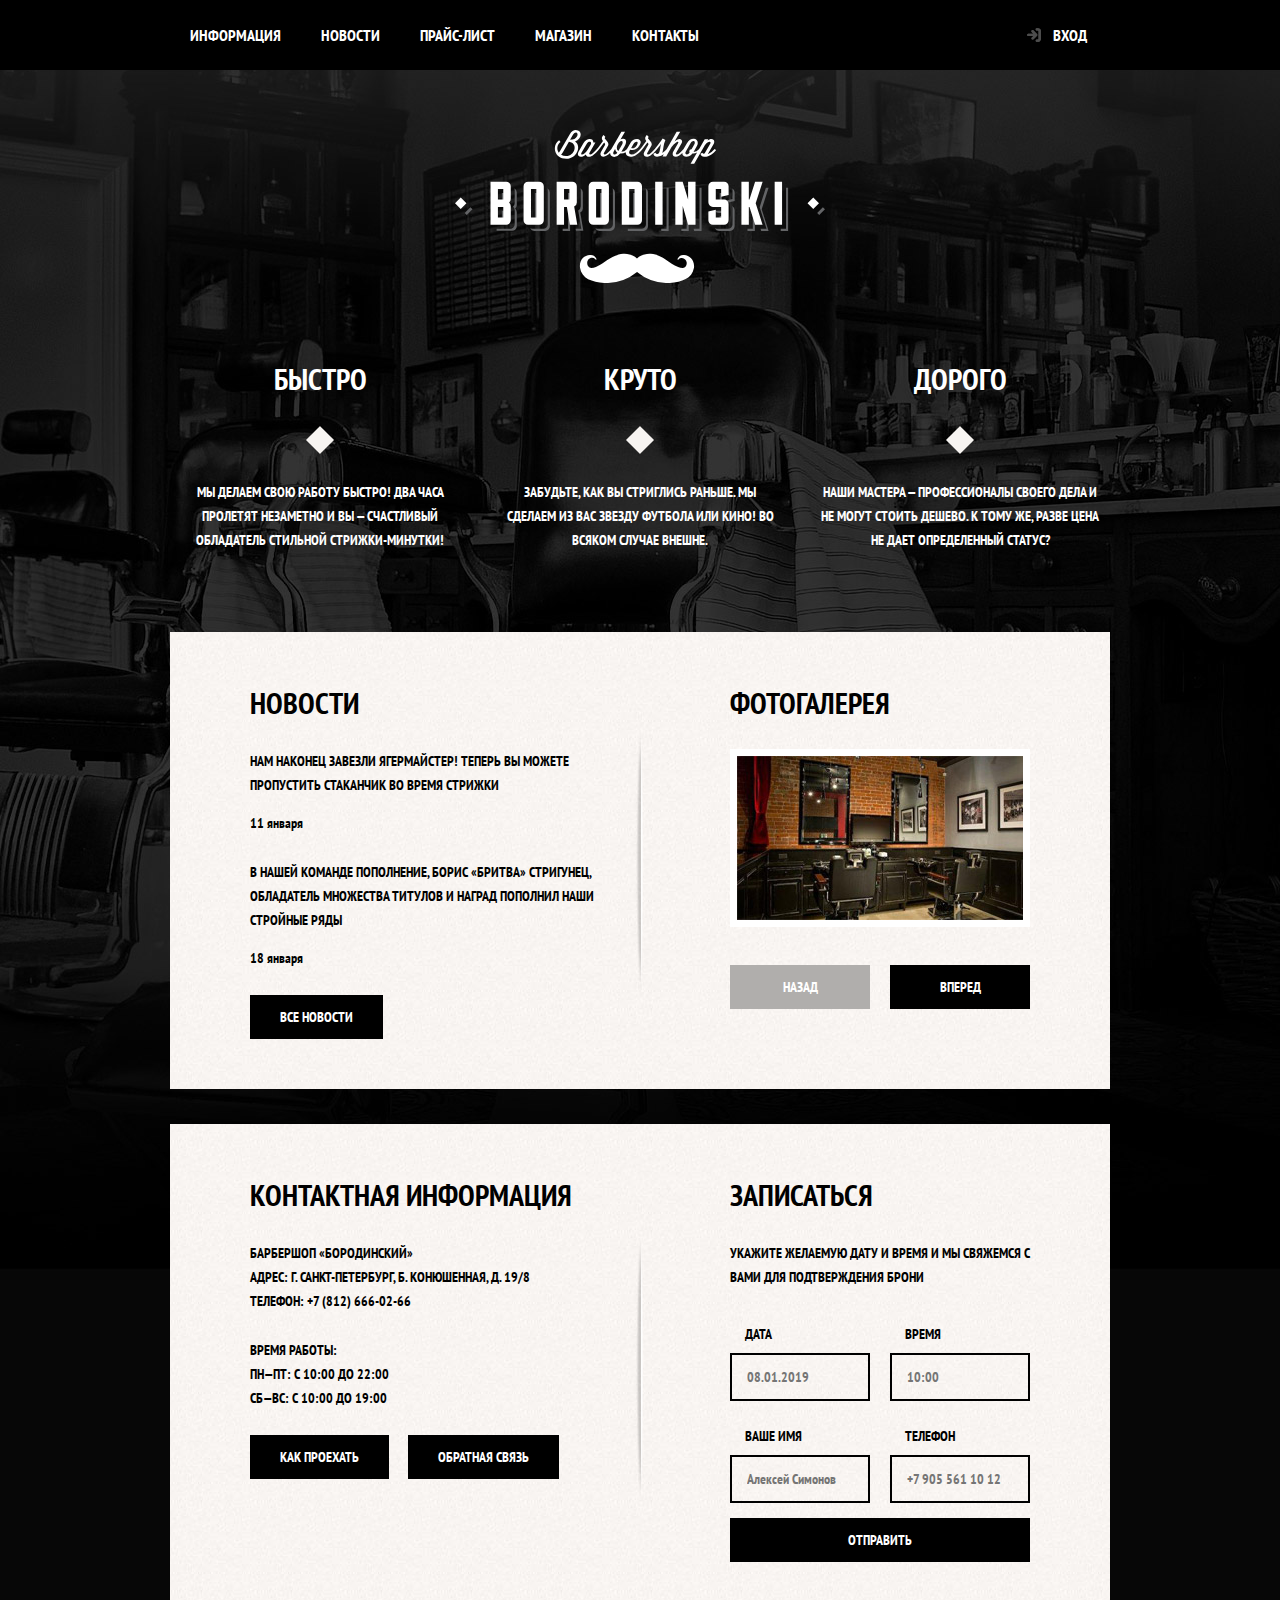
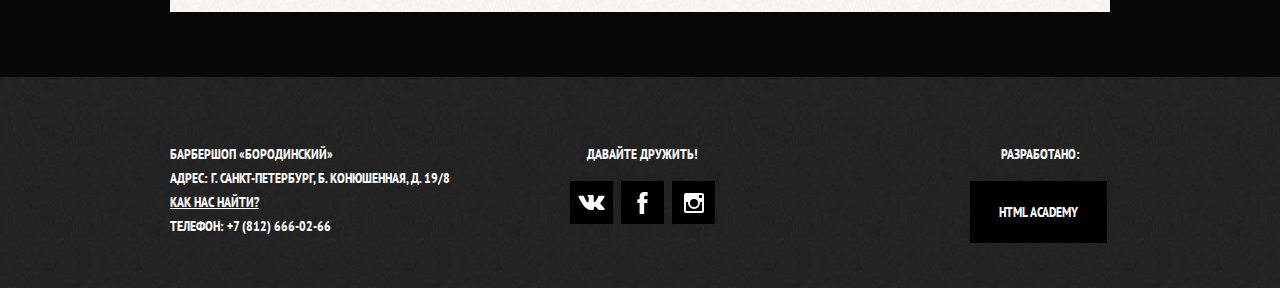
<file: index.html>
<!DOCTYPE html>
<html lang="ru">
<head>
    <meta charset="UTF-8">
    <meta name="description" content="Borodinsky Barbershop">
    <meta name="keywords" content="Барбершоп Бородинский, борода, стрижка, стрижка бороды">
    <title>Borodinsky Barbershop</title>
    <link href="https://fonts.googleapis.com/css?family=PT+Sans+Narrow:400,700&amp;subset=cyrillic" rel="stylesheet">
    <link rel="stylesheet" href="css/normolize.css">
    <link rel="stylesheet" href="css/style.min.css">
</head>
<body>
  <header class="main-header">
    <nav class="main-navigation">
      <div class="main-logo">
        <img src="img/index-logo.svg" alt="Barbershop main logo" width="370px" height="153px">
      </div>
      <div class="main-navigation-wrapper">
        <div class="container">
          <ul class="site-navigation">
            <li class="site-navigation-item"><a href="#information">Информация</a></li>
            <li class="site-navigation-item"><a href="news.html">Новости</a></li>
            <li class="site-navigation-item"><a href="price.html">Прайс-лист</a></li>
            <li class="site-navigation-item"><a href="shop.html">Магазин</a></li>
            <li class="site-navigation-item"><a href="">Контакты</a></li>
          </ul>
          <ul class="user-navigation">
            <li class="user-navigation-item">
              <a class="login-link" href="#">Вход</a>
            </li>
          </ul>
        </div>
      </div>
    </nav>
  </header>
  <main class="container">
    <h1 class="visually-hidden">Барбершоп "Borodinsky"</h1>
    <section class="advantages">
      <h2 class="visually-hidden">Преимущества</h2>
      <ul class="advantages-list">
        <li class="advantages-item">
          <h3>Быстро</h3>
          <p>Мы делаем свою работу быстро! Два часа пролетят незаметно и вы — счастливый обладатель стильной стрижки-минутки!</p>
        </li>
        <li class="advantages-item">
          <h3>Круто</h3>
          <p>Забудьте, как вы стриглись раньше. Мы сделаем из вас звезду футбола или кино! Во всяком случае внешне.</p>
        </li>
        <li class="advantages-item">
          <h3>Дорого</h3>
          <p>Наши мастера — профессионалы своего дела и не могут стоить дешево. К тому же, разве цена не дает определенный статус?</p>
        </li>
      </ul>
    </section>
    <div class="index-columns">
      <section class="news">
        <h2>Новости</h2>
        <ul class="news-list">
          <li class="news-item">
            <p>Нам наконец завезли Ягермайстер! Теперь вы можете пропустить стаканчик во время стрижки</p>
            <time datetime="2019-01-11">11 января</time>
          </li>
          <li class="news-item">
            <p>В нашей команде пополнение, Борис «Бритва» Стригунец, обладатель множества титулов и наград пополнил наши стройные ряды</p>
            <time datetime="2019-01-18">18 января</time>
          </li>
        </ul>
        <a class="button" href="news.html">Все новости</a>
      </section>
      <section class="gallery">
        <h2>Фотогалерея</h2>
        <div class="gallery-container">
          <figure class="gallery-content">
            <a href="#"><img src="img/gallery cut.jpg" alt="Интерьер" width="286px" height="164px"></a>
          </figure>
          <button class="button gallery-button button-gallery-back" disabled>Назад</button>
          <button class="button gallery-button button-gallery-next">Вперед</button>
        </div>
      </section>
    </div>
    <div class="index-columns">
      <section class="contacts" id="information">
        <h2>Контактная информация</h2>
        <p>
          Барбершоп «Бородинский»<br>
          Адрес: г. Санкт-Петербург, Б. Конюшенная, д. 19/8<br>
          Телефон: +7 (812) 666-02-66
        </p>
        <p>
          Время работы:<br>
          пн—пт: с 10:00 до 22:00<br>
          сб—вс: с 10:00 до 19:00
        </p>
        <a href="map.html" class="button">Как проехать</a>
        <a href="contacts.html" class="button">Обратная связь</a>
      </section>
      <section class="appoinment">
        <h2>Записаться</h2>
        <p class="appoinment-info-title">Укажите желаемую дату и время и мы свяжемся с вами для подтверждения брони</p>
        <form class="appoinment-form" action="https:/echo.htmlacademy.ru" method="POST">
          <p class="appoinment-info">
            <label for="appoinment-date">Дата</label>
            <input type="text" id="appoinment-date" placeholder="08.01.2019" name="date">
          </p>
          <p class="appoinment-info">
            <label for="appoinment-time">Время</label>
            <input type="text" id="appoinment-time" placeholder="10:00" name="time">
          </p>
          <p class="appoinment-info">
            <label for="appoinment-name">Ваше имя</label>
            <input type="text" id="appoinment-name" placeholder="Алексей Симонов" name="name">
          </p>
          <p class="appoinment-info">
            <label for="appoinment-tel">Телефон</label>
            <input type="tel" id="appoinment-tel" placeholder="+7 905 561 10 12" name="tel">
          </p>
          <button class="button appoinment-button" type="submit">Отправить</button>
        </form>
      </section>
    </div>
  </main>
  <footer class="main-footer">
    <div class="container">
      <p class="footer-contacts">
        Барбершоп «Бородинский» <br>
        Адрес: г. Санкт-Петербург, Б. Конюшенная, д. 19/8 <br>
        <a href="map.html">Как нас найти?</a><br>
        Телефон: +7 (812) 666-02-66
      </p>
      <div class="footer-social">
        <b>Давайте дружить!</b>
        <ul class="social-list">
          <li class="social-item">
            <a class="social-button" href="https://vk.com">
              <span class="visually-hidden">Vkontakte</span>
              <svg xmlns="http://www.w3.org/2000/svg" width="27" height="15" viewBox="0 0 26.14 14.91"><path d="M26 13.47l-.09-.17a13.55 13.55 0 0 0-2.6-3q-.87-.83-1.1-1.12A1 1 0 0 1 22 8a10.27 10.27 0 0 1 1.22-1.78l.88-1.16q2.35-3.13 2-4L26 .94a.8.8 0 0 0-.4-.22 2.14 2.14 0 0 0-.87 0h-3.92a.51.51 0 0 0-.27 0h-.3a.6.6 0 0 0-.15.14.93.93 0 0 0-.14.24 22.22 22.22 0 0 1-1.46 3.06q-.5.84-.93 1.46a7 7 0 0 1-.71.91 4.94 4.94 0 0 1-.52.47q-.23.18-.35.15l-.23-.05a.9.9 0 0 1-.31-.33 1.49 1.49 0 0 1-.16-.53V1.6a3.14 3.14 0 0 0 0-.62 2.12 2.12 0 0 0-.14-.44.73.73 0 0 0-.28-.33 1.57 1.57 0 0 0-.46-.18A9 9 0 0 0 12.57 0a8.93 8.93 0 0 0-3.25.33 1.83 1.83 0 0 0-.52.41q-.25.3-.07.33a1.67 1.67 0 0 1 1.16.59l.08.16a2.6 2.6 0 0 1 .19.63 6.32 6.32 0 0 1 .12 1 10.59 10.59 0 0 1 0 1.7q-.07.71-.13 1.1a2.21 2.21 0 0 1-.18.64 2.69 2.69 0 0 1-.16.3l-.07.07a1 1 0 0 1-.37.07.86.86 0 0 1-.46-.19 3.27 3.27 0 0 1-.56-.52 7 7 0 0 1-.66-.93q-.37-.6-.76-1.42l-.22-.39q-.2-.38-.56-1.11t-.62-1.43A.9.9 0 0 0 5.2.9h-.07a.93.93 0 0 0-.22-.16A1.44 1.44 0 0 0 4.6.65L.87.68A1 1 0 0 0 .1.94L0 1a.44.44 0 0 0 0 .22 1.08 1.08 0 0 0 .08.37Q.9 3.53 1.86 5.31t1.66 2.87Q4.23 9.27 5 10.24t1 1.24l.37.41.34.33a8.06 8.06 0 0 0 1 .78 16.34 16.34 0 0 0 1.4.9 7.6 7.6 0 0 0 1.79.72 6.19 6.19 0 0 0 2 .22h1.57a1.08 1.08 0 0 0 .72-.3l.05-.07a.9.9 0 0 0 .1-.25 1.38 1.38 0 0 0 0-.37 4.48 4.48 0 0 1 .09-1.05 2.77 2.77 0 0 1 .23-.71 1.74 1.74 0 0 1 .29-.4 1.19 1.19 0 0 1 .23-.2h.11a.86.86 0 0 1 .77.21 4.52 4.52 0 0 1 .83.79q.39.47.93 1.05a6.41 6.41 0 0 0 1 .87l.27.16a3.31 3.31 0 0 0 .71.3 1.53 1.53 0 0 0 .76.07l3.48-.05a1.58 1.58 0 0 0 .8-.17.68.68 0 0 0 .34-.37 1.06 1.06 0 0 0 0-.46 1.71 1.71 0 0 0-.1-.36z" fill="#fff"/></svg>
            </a>
          </li>
          <li class="social-item">
            <a class="social-button" href="https://www.facebook.com">
              <span class="visually-hidden">Facebook</span>
              <svg xmlns="http://www.w3.org/2000/svg" width="19" height="22" viewBox="0 0 10.15 21.74"><path d="M3.34 1.12A4.77 4.77 0 0 1 6.53 0h3.61v3.81H7.81a1.07 1.07 0 0 0-1.09.83v2.55h3.42c-.08 1.23-.24 2.45-.41 3.67h-3v10.87H2.21V10.86H0V7.21h2.19V3.66a3.83 3.83 0 0 1 1.15-2.54z" fill="#fff"/></svg>
            </a>
          </li>
          <li class="social-item">
            <a class="social-button" href="https://www.instagram.com">
              <span class="visually-hidden">Instagram</span>
              <svg xmlns="http://www.w3.org/2000/svg" width="20" height="20" viewBox="0 0 20 20"><path d="M18 0H2a2 2 0 0 0-2 2v16a2 2 0 0 0 2 2h16a2 2 0 0 0 2-2V2a2 2 0 0 0-2-2zm-8 6a4 4 0 1 1-4 4 4 4 0 0 1 4-4zM2.5 18a.47.47 0 0 1-.5-.5V9h2.1a3.4 3.4 0 0 0-.1 1 6 6 0 1 0 12 0 3.4 3.4 0 0 0-.1-1H18v8.5a.47.47 0 0 1-.5.5zM18 4.5a.47.47 0 0 1-.5.5h-2a.47.47 0 0 1-.5-.5v-2a.47.47 0 0 1 .5-.5h2a.47.47 0 0 1 .5.5z" fill="#fff"/></svg>
            </a>
          </li>
        </ul>
      </div>
      <div class="footer-copyright">
        <b>Разработано:</b>
        <a href="https://htmlacademy.ru/" class="button link-html-academy">HTML ACADEMY</a>
      </div>
    </div>
  </footer>
  <section class="modal login-modal">
    <h2>Личный кабинет</h2>
    <p class="description">Введите пожайлуста свой логин и пароль</p>
    <form class="login-form" action="https:/echo.htmlacademy.ru" method="POST">
      <p>
        <label for="login-login" class="visually-hidden">Логин</label>
        <input type="text" class="login-icon" id="login-login" name=login placeholder="Логин">
      </p>
      <p>
        <label for="login-password" class="visually-hidden">Пароль</label>
        <input type="password" class="login-password" id="login-password" name="password" placeholder="Пароль">
      </p>
      <p class="login-remember-reset">
        <label class="login-checkbox">
          <input class="visually-hidden" type="checkbox" name="remember-me" id="login-remember" checked>
          <span class="remember-checkbox"></span>
          Запомните меня
        </label>
        <a class="login-restore" href="#">Я забыл пароль!</a>
      </p>
      <button class="button login-button" type="submit">Войти</button>
    </form>
    <button class="modal-close" type="button">Закрыть</button>
  </section>
  <section class="modal modal-map">
    <h2 class="visually-hidden">Как до нас добраться</h2>
    <p>
      <img src="img/map.jpg" alt="г. Санкт-Петербург, Б. Конюшенная, д. 19/8" width="766" height="560">
    </p>
    <button class="modal-close" type="button">Закрыть</button>
  </section>
  <!--<div class="modal-overlay"></div>-->
</body>
</html>
</file>
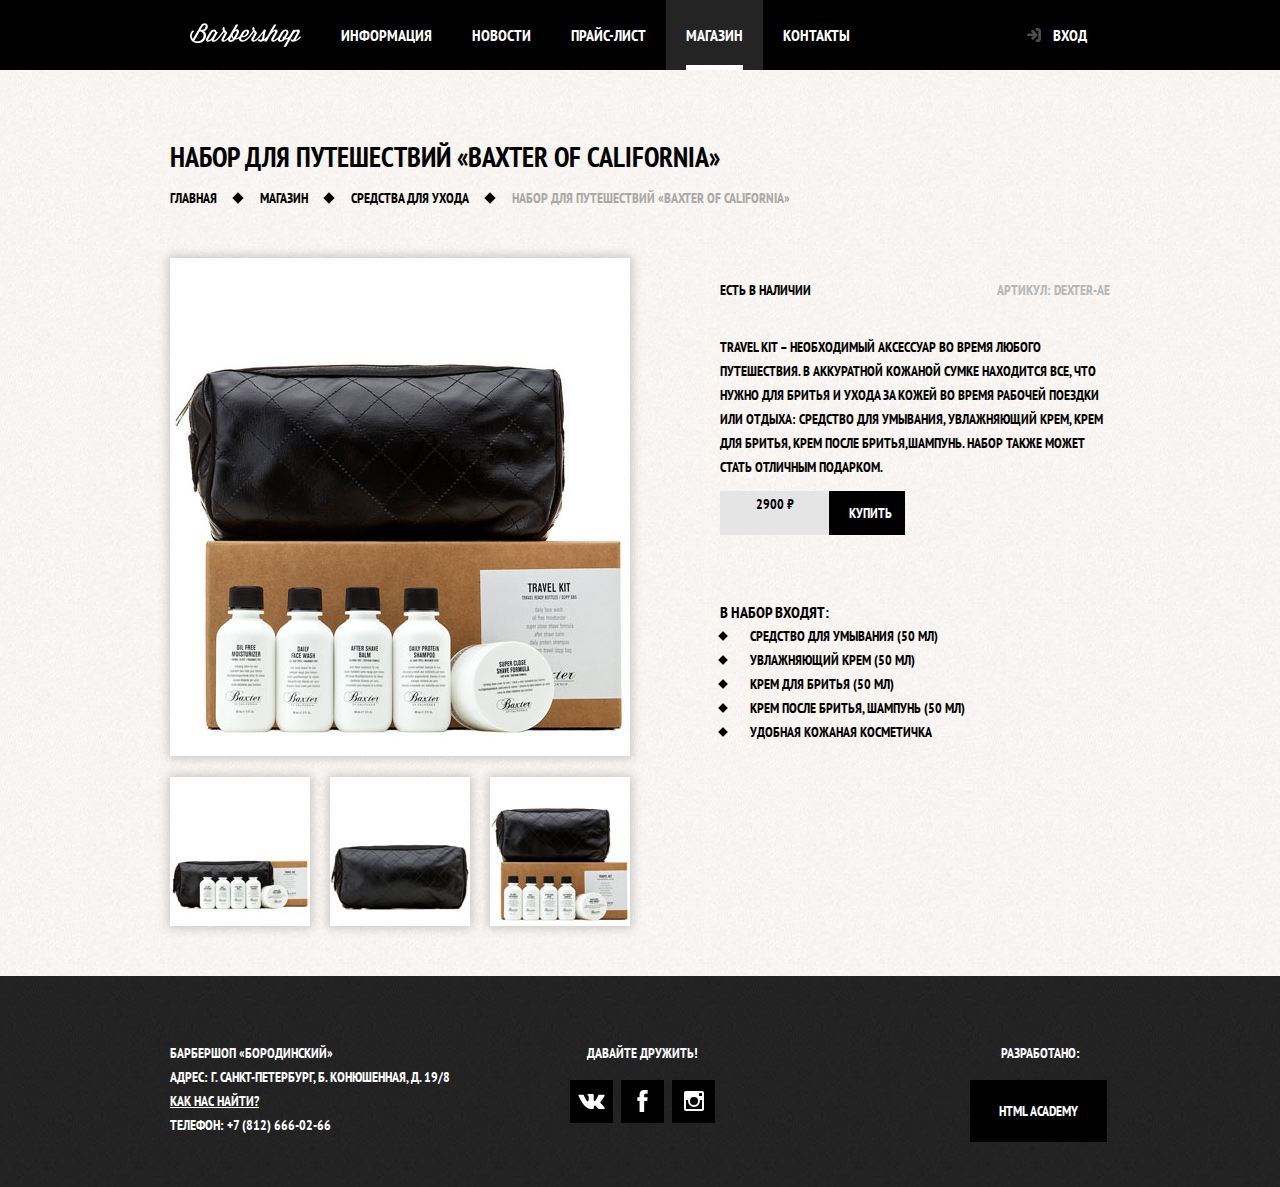
<file: item.html>
<!DOCTYPE html>
<html lang="en">
<head>
  <meta charset="UTF-8">
  <meta name="description" content="Borodinsky Barbershop">
  <meta name="keywords" content="Барбершоп Бородинский, борода, стрижка, стрижка бороды">
  <title>Набор Baxter of California</title>
  <link href="https://fonts.googleapis.com/css?family=PT+Sans+Narrow:400,700&amp;subset=cyrillic" rel="stylesheet">
  <link rel="stylesheet" href="css/normolize.css">
  <link rel="stylesheet" href="css/style.min.css">
</head>
<body class="inner-page">
  <header class="main-header">
    <nav class="main-navigation">
      <div class="container">
        <a class="main-logo" href="index.html">
          <img src="img/logo.svg" alt="Barbershop main logo" width="111px" height="24px">
        </a>
        <ul class="site-navigation">
          <li class="site-navigation-item"><a href="">Информация</a></li>
          <li class="site-navigation-item"><a href="news.html">Новости</a></li>
          <li class="site-navigation-item"><a href="price.html">Прайс-лист</a></li>
          <li class="site-navigation-item navigation-item-current"><a href="shop.html">Магазин</a></li>
          <li class="site-navigation-item"><a href="">Контакты</a></li>
        </ul>
        <ul class="user-navigation">
          <li class="user-navigation-item">
            <a class="login-link" href="">Вход</a>
          </li>
        </ul>
      </div>
    </nav>
  </header>
  <main class="container">
    
    <h1>Набор для путешествий «Baxter of California»</h1>
    <ul class="breadcrumbs">
      <li><a href="index.html">Главная</a></li>
      <li><a href="shop.html">Магазин</a></li>
      <li><a href="shop.html">Средства для    ухода</a></li>
      <li class="breadcrumbs-current">Набор для путешествий «Baxter of California»</li>
    </ul>
    <div class="catalog-columns">
      <section class="item-view">
        <div class="item-view-full">
          <img  src="img/item-1.jpg" alt="Набор для путешествий «Baxter of California»" width="460px" height="498px">
        </div>
        <ul class="item-detalization">
          <li>
            <img src="img/item-2.jpg" alt="Набор для путешествий «Baxter of California» Вид 1" width="140px" height="149px">
          </li>
          <li>
            <img src="img/item-3.jpg" alt="Набор для путешествий «Baxter of California» Вид 2" width="140px" height="149px">
          </li>
          <li>
            <img src="img/item-4.jpg" alt="Набор для путешествий «Baxter of California» Вид 3" width="140px" height="149px">
          </li>
        </ul>
      </section>
      <section class="item-description">
        <h2 class="visually-hidden">Описание набора «Baxter of California»</h2>
        <p class="item-info">
          <span class="presence">Есть в наличии</span>
          <span class="art">Артикул: dexter-ae</span>
        </p>
        <p class="description">
          Travel Kit – необходимый аксессуар во время любого путешествия. В аккуратной кожаной сумке находится все, что нужно для бритья и ухода за кожей во время рабочей поездки или отдыха: средство для умывания, увлажняющий крем, крем для бритья, крем после бритья,шампунь. Набор также может стать отличным подарком.
        </p>
        <p class="buy-item">
            <b>2900 &#8381</b>
            <a href="#" class="button">Купить</a>
        </p>
        <h3>В набор входят:</h3>
        <ul class="compose-list">
          <li class="compose-item">Средство для умывания (50 мл)</li>
          <li class="compose-item">Увлажняющий крем (50 мл)</li>
          <li class="compose-item">Крем для бритья (50 мл)</li>
          <li class="compose-item">Крем после бритья, шампунь (50 мл)</li>
          <li class="compose-item">Удобная кожаная косметичка</li>
        </ul>
      </section>
    </div>
  </main>
  <footer class="main-footer">
    <div class="container">
      <p class="footer-contacts">
        Барбершоп «Бородинский» <br>
        Адрес: г. Санкт-Петербург, Б. Конюшенная, д. 19/8 <br>
        <a href="map.html">Как нас найти?</a><br>
        Телефон: +7 (812) 666-02-66
      </p>
      <div class="footer-social">
        <b>Давайте дружить!</b>
        <ul class="social-list">
          <li class="social-item">
            <a class="social-button" href="https://vk.com">
              <span class="visually-hidden">Vkontakte</span>
              <svg xmlns="http://www.w3.org/2000/svg" width="27" height="15" viewBox="0 0 26.14 14.91"><path d="M26 13.47l-.09-.17a13.55 13.55 0 0 0-2.6-3q-.87-.83-1.1-1.12A1 1 0 0 1 22 8a10.27 10.27 0 0 1 1.22-1.78l.88-1.16q2.35-3.13 2-4L26 .94a.8.8 0 0 0-.4-.22 2.14 2.14 0 0 0-.87 0h-3.92a.51.51 0 0 0-.27 0h-.3a.6.6 0 0 0-.15.14.93.93 0 0 0-.14.24 22.22 22.22 0 0 1-1.46 3.06q-.5.84-.93 1.46a7 7 0 0 1-.71.91 4.94 4.94 0 0 1-.52.47q-.23.18-.35.15l-.23-.05a.9.9 0 0 1-.31-.33 1.49 1.49 0 0 1-.16-.53V1.6a3.14 3.14 0 0 0 0-.62 2.12 2.12 0 0 0-.14-.44.73.73 0 0 0-.28-.33 1.57 1.57 0 0 0-.46-.18A9 9 0 0 0 12.57 0a8.93 8.93 0 0 0-3.25.33 1.83 1.83 0 0 0-.52.41q-.25.3-.07.33a1.67 1.67 0 0 1 1.16.59l.08.16a2.6 2.6 0 0 1 .19.63 6.32 6.32 0 0 1 .12 1 10.59 10.59 0 0 1 0 1.7q-.07.71-.13 1.1a2.21 2.21 0 0 1-.18.64 2.69 2.69 0 0 1-.16.3l-.07.07a1 1 0 0 1-.37.07.86.86 0 0 1-.46-.19 3.27 3.27 0 0 1-.56-.52 7 7 0 0 1-.66-.93q-.37-.6-.76-1.42l-.22-.39q-.2-.38-.56-1.11t-.62-1.43A.9.9 0 0 0 5.2.9h-.07a.93.93 0 0 0-.22-.16A1.44 1.44 0 0 0 4.6.65L.87.68A1 1 0 0 0 .1.94L0 1a.44.44 0 0 0 0 .22 1.08 1.08 0 0 0 .08.37Q.9 3.53 1.86 5.31t1.66 2.87Q4.23 9.27 5 10.24t1 1.24l.37.41.34.33a8.06 8.06 0 0 0 1 .78 16.34 16.34 0 0 0 1.4.9 7.6 7.6 0 0 0 1.79.72 6.19 6.19 0 0 0 2 .22h1.57a1.08 1.08 0 0 0 .72-.3l.05-.07a.9.9 0 0 0 .1-.25 1.38 1.38 0 0 0 0-.37 4.48 4.48 0 0 1 .09-1.05 2.77 2.77 0 0 1 .23-.71 1.74 1.74 0 0 1 .29-.4 1.19 1.19 0 0 1 .23-.2h.11a.86.86 0 0 1 .77.21 4.52 4.52 0 0 1 .83.79q.39.47.93 1.05a6.41 6.41 0 0 0 1 .87l.27.16a3.31 3.31 0 0 0 .71.3 1.53 1.53 0 0 0 .76.07l3.48-.05a1.58 1.58 0 0 0 .8-.17.68.68 0 0 0 .34-.37 1.06 1.06 0 0 0 0-.46 1.71 1.71 0 0 0-.1-.36z" fill="#fff"/></svg>
            </a>
          </li>
          <li class="social-item">
            <a class="social-button" href="https://www.facebook.com">
              <span class="visually-hidden">Facebook</span>
              <svg xmlns="http://www.w3.org/2000/svg" width="19" height="22" viewBox="0 0 10.15 21.74"><path d="M3.34 1.12A4.77 4.77 0 0 1 6.53 0h3.61v3.81H7.81a1.07 1.07 0 0 0-1.09.83v2.55h3.42c-.08 1.23-.24 2.45-.41 3.67h-3v10.87H2.21V10.86H0V7.21h2.19V3.66a3.83 3.83 0 0 1 1.15-2.54z" fill="#fff"/></svg>
            </a>
          </li>
          <li class="social-item">
            <a class="social-button" href="https://www.instagram.com">
              <span class="visually-hidden">Instagram</span>
              <svg xmlns="http://www.w3.org/2000/svg" width="20" height="20" viewBox="0 0 20 20"><path d="M18 0H2a2 2 0 0 0-2 2v16a2 2 0 0 0 2 2h16a2 2 0 0 0 2-2V2a2 2 0 0 0-2-2zm-8 6a4 4 0 1 1-4 4 4 4 0 0 1 4-4zM2.5 18a.47.47 0 0 1-.5-.5V9h2.1a3.4 3.4 0 0 0-.1 1 6 6 0 1 0 12 0 3.4 3.4 0 0 0-.1-1H18v8.5a.47.47 0 0 1-.5.5zM18 4.5a.47.47 0 0 1-.5.5h-2a.47.47 0 0 1-.5-.5v-2a.47.47 0 0 1 .5-.5h2a.47.47 0 0 1 .5.5z" fill="#fff"/></svg>
            </a>
          </li>
        </ul>
      </div>
      <div class="footer-copyright">
        <b>Разработано:</b>
        <a href="https://htmlacademy.ru/" class="button link-html-academy">HTML ACADEMY</a>
      </div>
    </div>
  </footer>
  <section class="modal login-modal">
    <h2>Личный кабинет</h2>
    <p>Введите пожайлуста свой логин и пароль</p>
    <form class="login-form" action="https:/echo.htmlacademy.ru" method="POST">
      <p>
        <label for="login-login" class="visually-hidden">Логин</label>
        <input type="text" class="login-icon" id="login-login" name=login placeholder="Логин">
      </p>
      <p>
        <label for="login-password" class="visually-hidden">Пароль</label>
        <input type="password" class="login-icon" id="login-password" name="password" placeholder="Пароль">
      </p>
      <p class="login-remember-reset">
        <input class="checkbox visually-hidden" type="checkbox" name="remember-me" id="login-remember" checked>
        <label class="login-checkbox" for="login-remember">Запомните меня</label>
      </p>
        <a class="login-restore" href="#">Я забыл пароль!</a>
      <button class="button" type="submit">Войти</button>
    </form>
    <button class="modal-close" type="button">Закрыть</button>
  </section>
  <section class="modal modal-map">
    <h2 class="visually-hidden">Как до нас добраться</h2>
    <p>
      <img src="img/map.jpg" alt="г. Санкт-Петербург, Б. Конюшенная, д. 19/8" width="766" height="560">
    </p>
    <button class="modal-close" type="button">Закрыть</button>
  </section>
</body>
</html>
</file>
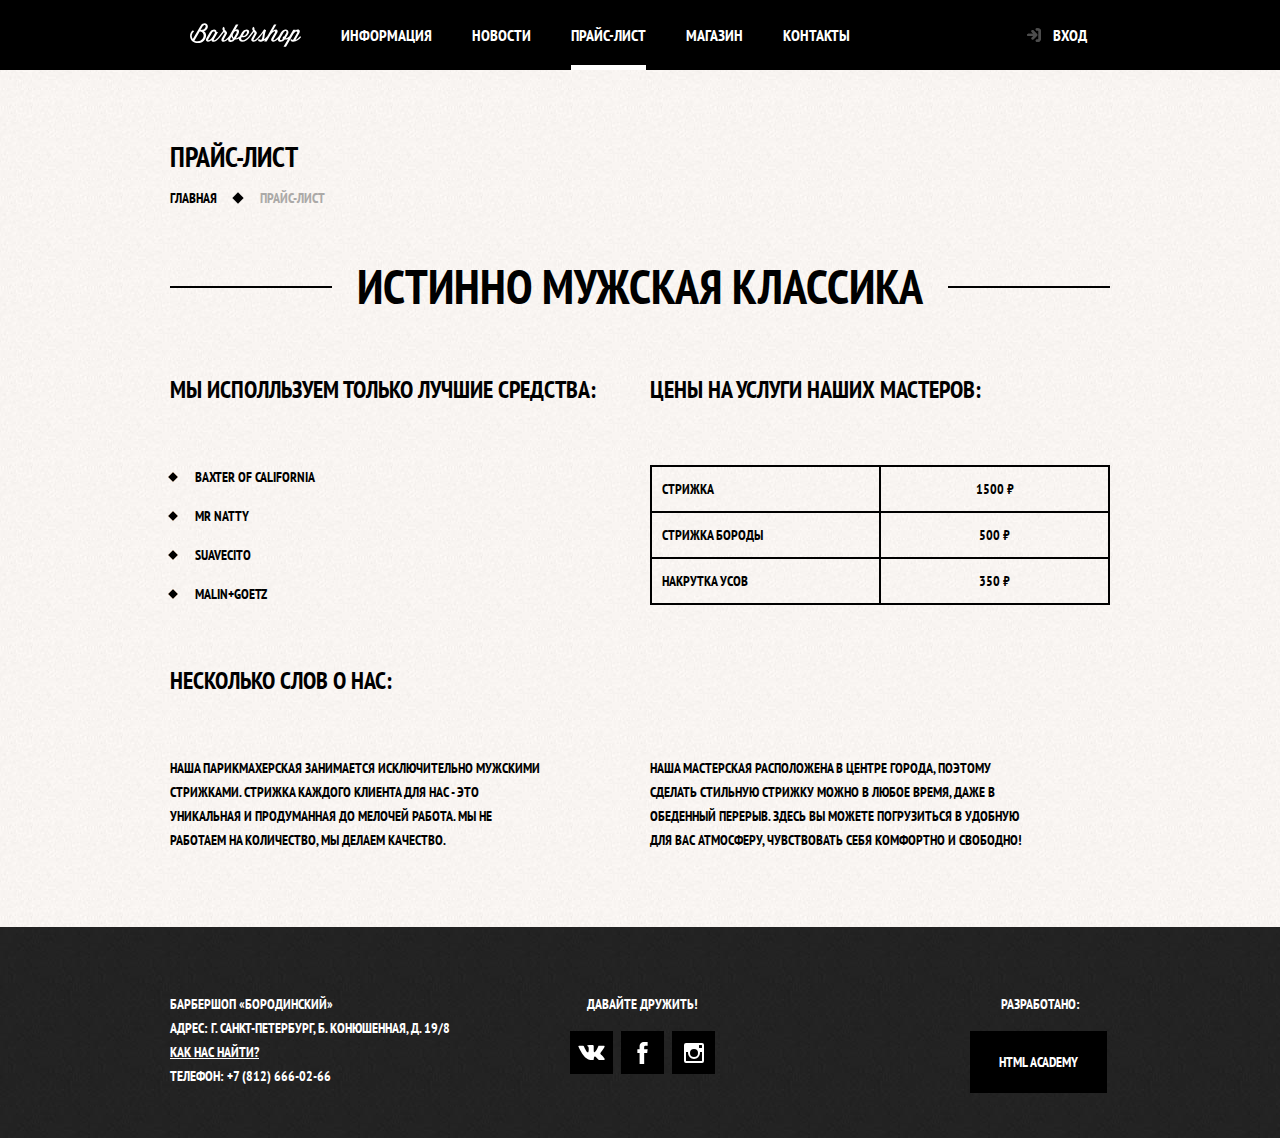
<file: price.html>
<!DOCTYPE html>
<html lang="en">
  <head>
    <meta charset="UTF-8">
    <meta name="description" content="Borodinsky Barbershop">
    <meta name="keywords" content="Барбершоп Бородинский, борода, стрижка, стрижка бороды">
    <title>Borodinsky Barbershop Price-list</title>
    <link href="https://fonts.googleapis.com/css?family=PT+Sans+Narrow:400,700&amp;subset=cyrillic" rel="stylesheet">
    <link rel="stylesheet" href="css/normolize.css">
    <link rel="stylesheet" href="css/style.min.css">
  </head>
  <body class="inner-page">
    <header class="main-header">
      <nav class="main-navigation">
        <div class="container">
          <a class="main-logo" href="index.html">
            <img src="img/logo.svg" alt="Barbershop main logo" width="111px" height="24px">
          </a>
          <ul class="site-navigation">
            <li class="site-navigation-item"><a href="">Информация</a></li>
            <li class="site-navigation-item"><a href="news.html">Новости</a></li>
            <li class="site-navigation-item navigation-item-current"><a>Прайс-лист</a></li>
            <li class="site-navigation-item"><a href="shop.html">Магазин</a></li>
            <li class="site-navigation-item"><a href="">Контакты</a></li>
          </ul>
          <ul class="user-navigation">
            <li class="user-navigation-item">
              <a class="login-link" href="">Вход</a>
            </li>
          </ul>
        </div>
      </nav>
  </header>
  <main class="container">
    <h1>Прайс-лист</h1>
    <ul class="breadcrumbs">
      <li><a href="index.html">Главная</a></li>
      <li class="breadcrumbs-current">Прайс-лист</li>
    </ul>
    <section class="inner-content">
      <h2 class="price-lead">Истинно мужская классика</h2>
      <div class="inner-columns">
        <div class="inner-left-column">
          <h2>Мы исполльзуем только лучшие средства:</h2>
          <ul class="producer-list">
            <li class="producer-item">Baxter of California</li>
            <li class="producer-item">Mr Natty</li>
            <li class="producer-item">Suavecito</li>
            <li class="producer-item">Malin+Goetz</li>
          </ul>
        </div>
        <div class="inner-right-column">
          <h2>Цены на услуги наших мастеров:</h2>
          <table class="custom-table-1">
            <tr>
              <td>Стрижка</td>
              <td>1500 &#8381</td>
            </tr>
            <tr>
              <td>Стрижка бороды</td>
              <td>500 &#8381</td>
            </tr>
            <tr>
              <td>Накрутка усов</td>
              <td>350 &#8381</td>
            </tr>
          </table>
        </div>
      </div>
      <div class="inner-columns">
        <h2>Несколько слов о нас:</h2>
        <div class="inner-left-column">
          <p class="short-text">
            Наша парикмахерская занимается исключительно мужскими стрижками. Стрижка каждого клиента для нас - это уникальная и продуманная до мелочей работа. Мы не работаем на количество, мы делаем качество.
          </p>
        </div>
        <div class="inner-right-column">
          <p class="short-text">
            Наша мастерская расположена в центре города, поэтому сделать стильную стрижку можно в любое время, даже   в   обеденный перерыв. Здесь вы можете погрузиться в удобную для вас атмосферу, чувствовать себя  комфортно и  свободно!
          </p>
        </div>
      </div>
    </section>
  </main>
  <footer class="main-footer">
    <div class="container">
      <p class="footer-contacts">
        Барбершоп «Бородинский» <br>
        Адрес: г. Санкт-Петербург, Б. Конюшенная, д. 19/8 <br>
        <a href="map.html">Как нас найти?</a><br>
        Телефон: +7 (812) 666-02-66
      </p>
      <div class="footer-social">
        <b>Давайте дружить!</b>
        <ul class="social-list">
          <li class="social-item">
            <a class="social-button" href="https://vk.com">
              <span class="visually-hidden">Vkontakte</span>
              <svg xmlns="http://www.w3.org/2000/svg" width="27" height="15" viewBox="0 0 26.14 14.91"><path d="M26 13.47l-.09-.17a13.55 13.55 0 0 0-2.6-3q-.87-.83-1.1-1.12A1 1 0 0 1 22 8a10.27 10.27 0 0 1 1.22-1.78l.88-1.16q2.35-3.13 2-4L26 .94a.8.8 0 0 0-.4-.22 2.14 2.14 0 0 0-.87 0h-3.92a.51.51 0 0 0-.27 0h-.3a.6.6 0 0 0-.15.14.93.93 0 0 0-.14.24 22.22 22.22 0 0 1-1.46 3.06q-.5.84-.93 1.46a7 7 0 0 1-.71.91 4.94 4.94 0 0 1-.52.47q-.23.18-.35.15l-.23-.05a.9.9 0 0 1-.31-.33 1.49 1.49 0 0 1-.16-.53V1.6a3.14 3.14 0 0 0 0-.62 2.12 2.12 0 0 0-.14-.44.73.73 0 0 0-.28-.33 1.57 1.57 0 0 0-.46-.18A9 9 0 0 0 12.57 0a8.93 8.93 0 0 0-3.25.33 1.83 1.83 0 0 0-.52.41q-.25.3-.07.33a1.67 1.67 0 0 1 1.16.59l.08.16a2.6 2.6 0 0 1 .19.63 6.32 6.32 0 0 1 .12 1 10.59 10.59 0 0 1 0 1.7q-.07.71-.13 1.1a2.21 2.21 0 0 1-.18.64 2.69 2.69 0 0 1-.16.3l-.07.07a1 1 0 0 1-.37.07.86.86 0 0 1-.46-.19 3.27 3.27 0 0 1-.56-.52 7 7 0 0 1-.66-.93q-.37-.6-.76-1.42l-.22-.39q-.2-.38-.56-1.11t-.62-1.43A.9.9 0 0 0 5.2.9h-.07a.93.93 0 0 0-.22-.16A1.44 1.44 0 0 0 4.6.65L.87.68A1 1 0 0 0 .1.94L0 1a.44.44 0 0 0 0 .22 1.08 1.08 0 0 0 .08.37Q.9 3.53 1.86 5.31t1.66 2.87Q4.23 9.27 5 10.24t1 1.24l.37.41.34.33a8.06 8.06 0 0 0 1 .78 16.34 16.34 0 0 0 1.4.9 7.6 7.6 0 0 0 1.79.72 6.19 6.19 0 0 0 2 .22h1.57a1.08 1.08 0 0 0 .72-.3l.05-.07a.9.9 0 0 0 .1-.25 1.38 1.38 0 0 0 0-.37 4.48 4.48 0 0 1 .09-1.05 2.77 2.77 0 0 1 .23-.71 1.74 1.74 0 0 1 .29-.4 1.19 1.19 0 0 1 .23-.2h.11a.86.86 0 0 1 .77.21 4.52 4.52 0 0 1 .83.79q.39.47.93 1.05a6.41 6.41 0 0 0 1 .87l.27.16a3.31 3.31 0 0 0 .71.3 1.53 1.53 0 0 0 .76.07l3.48-.05a1.58 1.58 0 0 0 .8-.17.68.68 0 0 0 .34-.37 1.06 1.06 0 0 0 0-.46 1.71 1.71 0 0 0-.1-.36z" fill="#fff"/></svg>
            </a>
          </li>
          <li class="social-item">
            <a class="social-button" href="https://www.facebook.com">
              <span class="visually-hidden">Facebook</span>
              <svg xmlns="http://www.w3.org/2000/svg" width="19" height="22" viewBox="0 0 10.15 21.74"><path d="M3.34 1.12A4.77 4.77 0 0 1 6.53 0h3.61v3.81H7.81a1.07 1.07 0 0 0-1.09.83v2.55h3.42c-.08 1.23-.24 2.45-.41 3.67h-3v10.87H2.21V10.86H0V7.21h2.19V3.66a3.83 3.83 0 0 1 1.15-2.54z" fill="#fff"/></svg>
            </a>
          </li>
          <li class="social-item">
            <a class="social-button" href="https://www.instagram.com">
              <span class="visually-hidden">Instagram</span>
              <svg xmlns="http://www.w3.org/2000/svg" width="20" height="20" viewBox="0 0 20 20"><path d="M18 0H2a2 2 0 0 0-2 2v16a2 2 0 0 0 2 2h16a2 2 0 0 0 2-2V2a2 2 0 0 0-2-2zm-8 6a4 4 0 1 1-4 4 4 4 0 0 1 4-4zM2.5 18a.47.47 0 0 1-.5-.5V9h2.1a3.4 3.4 0 0 0-.1 1 6 6 0 1 0 12 0 3.4 3.4 0 0 0-.1-1H18v8.5a.47.47 0 0 1-.5.5zM18 4.5a.47.47 0 0 1-.5.5h-2a.47.47 0 0 1-.5-.5v-2a.47.47 0 0 1 .5-.5h2a.47.47 0 0 1 .5.5z" fill="#fff"/></svg>
            </a>
          </li>
        </ul>
      </div>
      <div class="footer-copyright">
        <b>Разработано:</b>
        <a href="https://htmlacademy.ru/" class="button link-html-academy">HTML ACADEMY</a>
      </div>
    </div>
  </footer>
  <section class="modal login-modal">
    <h2>Личный кабинет</h2>
    <p>Введите пожайлуста свой логин и пароль</p>
    <form class="login-form" action="https:/echo.htmlacademy.ru" method="POST">
      <p>
        <label for="login-login" class="visually-hidden">Логин</label>
        <input type="text" class="login-icon" id="login-login" name=login placeholder="Логин">
      </p>
      <p>
        <label for="login-password" class="visually-hidden">Пароль</label>
        <input type="password" class="login-icon" id="login-password" name="password" placeholder="Пароль">
      </p>
      <p class="login-remember-reset">
        <input class="checkbox visually-hidden" type="checkbox" name="remember-me" id="login-remember" checked>
        <label class="login-checkbox" for="login-remember">Запомните меня</label>
      </p>
        <a class="login-restore" href="#">Я забыл пароль!</a>
      <button class="button" type="submit">Войти</button>
    </form>
    <button class="modal-close" type="button">Закрыть</button>
  </section>
  <section class="modal modal-map">
    <h2 class="visually-hidden">Как до нас добраться</h2>
    <p>
      <img src="img/map.jpg" alt="г. Санкт-Петербург, Б. Конюшенная, д. 19/8" width="766" height="560">
    </p>
    <button class="modal-close" type="button">Закрыть</button>
  </section>
  </body>
</html>
</file>
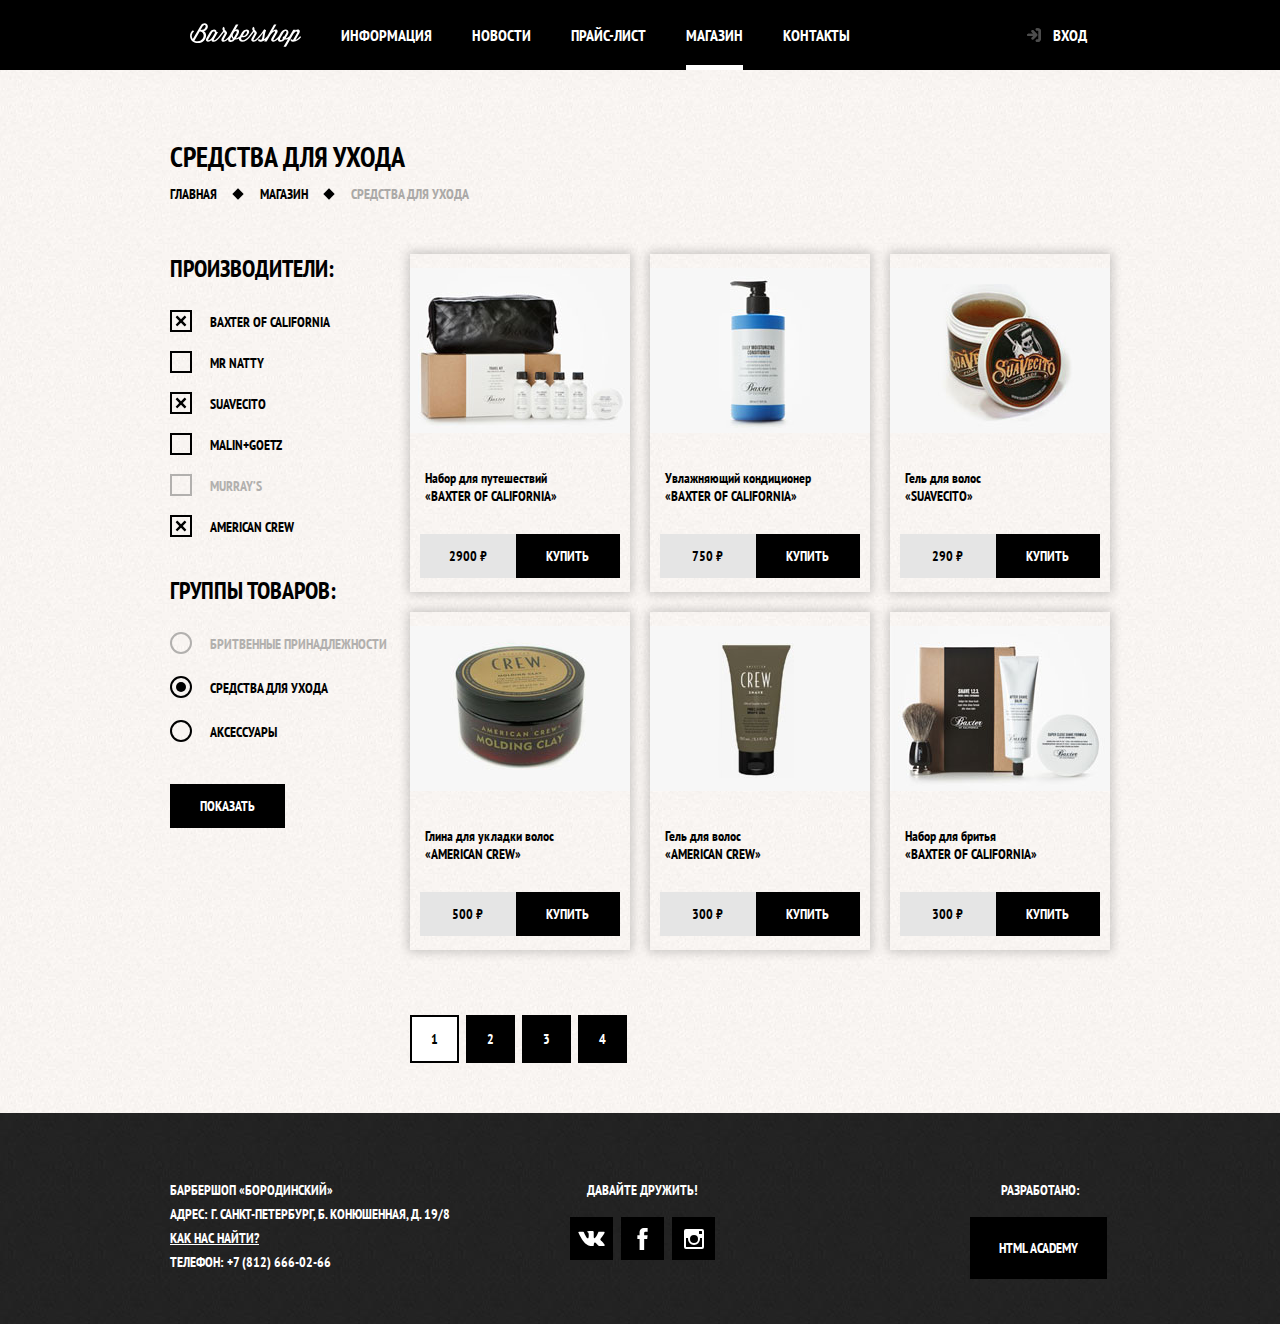
<file: shop.html>
<!DOCTYPE html>
<html lang="en">
<head>
  <meta charset="UTF-8">
  <meta name="description" content="Borodinsky Barbershop">
  <meta name="keywords" content="Барбершоп Бородинский, борода, стрижка, стрижка бороды">
  <title>Borodinsky Barbershop Shop</title>
  <link href="https://fonts.googleapis.com/css?family=PT+Sans+Narrow:400,700&amp;subset=cyrillic" rel="stylesheet">
  <link rel="stylesheet" href="css/normolize.css">
  <link rel="stylesheet" href="css/style.min.css">
</head>
<body class="inner-page">
  <header class="main-header">
    <nav class="main-navigation">
      <div class="container">
        <a class="main-logo" href="index.html">
          <img src="img/logo.svg" alt="Barbershop main logo" width="111px" height="24px">
        </a>
        <ul class="site-navigation">
          <li class="site-navigation-item"><a href="">Информация</a></li>
          <li class="site-navigation-item"><a href="news.html">Новости</a></li>
          <li class="site-navigation-item"><a href="price.html">Прайс-лист</a></li>
          <li class="site-navigation-item navigation-item-current"><a>Магазин</a></li>
          <li class="site-navigation-item"><a href="">Контакты</a></li>
        </ul>
        <ul class="user-navigation">
          <li class="user-navigation-item">
            <a class="login-link" href="">Вход</a>
          </li>
        </ul>
      </div>
    </nav>
  </header>
  <main class="container">
    <h1 class="page-title">Средства для ухода</h1>
    <ul class="breadcrumbs">
      <li><a href="index.html">Главная</a></li>
      <li><a href="shop.html">Магазин</a></li>
      <li class="breadcrumbs-current">Средства для ухода</li>
    </ul>
    <div class="catalog-columns">
      <section class="goods-filters">
        <h2 class="visually-hidden">Фильтр товаров</h2>
        <form class="filter" action="https:/echo.htmlacademy.ru" method="POST">
          <fieldset>
            <legend>Производители:</legend>
            <ul>
              <li class="filter-option">
                <input class="visually-hidden filter-input filter-input-checkbox" type="checkbox" id="filter-baxter-of-california" name="baxter-of-california" checked>
                <label for="filter-baxter-of-california">Baxter of California</label>
              </li>
              <li class="filter-option">
                <input class="visually-hidden filter-input filter-input-checkbox" type="checkbox" id="filter-mr-natty" name="mr-natty">
                <label for="filter-mr-natty">Mr Natty</label>
              </li>
              <li class="filter-option">
                <input class="visually-hidden filter-input filter-input-checkbox" type="checkbox" id="filter-suavecito" name="suavecito" checked>
                <label for="filter-suavecito">Suavecito</label>
              </li>
              <li class="filter-option">
                <input class="visually-hidden filter-input filter-input-checkbox" type="checkbox" id="filter-malin-goetz" name="malin-goetz">
                <label for="filter-malin-goetz">Malin+Goetz</label>
              </li>
              <li class="filter-option">
                <input class="visually-hidden filter-input filter-input-checkbox" type="checkbox" id="filter-murrays" name="murrays" disabled>
                <label for="filter-murrays">Murray’s</label>
              </li>
              <li class="filter-option">
                <input class="visually-hidden filter-input filter-input-checkbox" type="checkbox" id="filter-american-crew" name="american-crew" checked>
                <label for="filter-american-crew">American Crew</label>
              </li>
            </ul>
          </fieldset>
          <fieldset>
            <legend>Группы товаров:</legend>
            <ul>
              <li class="filter-option filter-option-radio">
                <input type="radio" class="visually-hidden filter-input filter-input-radio" id="filter-shaving" name="product-group" value="shaving" disabled>
                <label for="filter-shaving">Бритвенные принадлежности</label>
              </li>
              <li class="filter-option filter-option-radio">
                <input type="radio" class="visually-hidden filter-input filter-input-radio" id="filter-hair-care" name="product-group" value="hair-care" checked>
                <label for="filter-hair-care">Средства для ухода</label>
              </li>
              <li class="filter-option filter-option-radio">
                <input type="radio" class="visually-hidden filter-input filter-input-radio" id="filter-accessories" name="product-group" value="accessories">
                <label for="filter-accessories">Аксессуары</label>
              </li>
            </ul>
          </fieldset>
          <button class="button" type="submit filter-button">Показать</button>
        </form>
      </section>
      <section class="catalog">
        <h2 class="visually-hidden">Каталог товаров</h2>
        <div class="catalog-container">
          <article class="catalog-item">
            <a href="item.html">
              <h3>
                <span class="catalog-item-type">Набор для путешествий </span>
                <span class="catalog-item-name">«Baxter of California»</span>
              </h3>
              <p>
                <img src="img/shop-item-1.jpg" alt="Набор для путешествий «Baxter of California»" width="220px" height="165px">
              </p>
            </a>
            <p class="catalog-item-price">
              <b>2900 &#8381</b>
              <a href="#" class="button">Купить</a>
            </p>
          </article>
          <article class="catalog-item">
            <a href="#">
              <h3>
                <span class="catalog-item-type">Увлажняющий кондиционер</span>
                <span class="catalog-item-name">«Baxter of California»</span>
              </h3>
              <p>
                <img src="img/shop-item-2.jpg" alt="Увлажняющий кондиционер «Baxter of California»" width="220px" height="165px">
              </p>
            </a>
            <p class="catalog-item-price">
              <b>750 &#8381</b>
              <a href="#" class="button">Купить</a>
            </p>
          </article>
          <article class="catalog-item">
            <a href="#">
              <h3>
                <span class="catalog-item-type">Гель для волос</span>
                <span class="catalog-item-name">«SUAVECITO»</span>
              </h3>
              <p>
                <img src="img/shop-item-3.jpg" alt="Гель для волос «SUAVECITO»" width="220px" height="165px">
              </p>
            </a>
            <p class="catalog-item-price">
              <b>290 &#8381</b>
              <a href="#" class="button">Купить</a>
            </p>
          </article>
          <article class="catalog-item">
            <a href="#">
              <h3>
                <span class="catalog-item-type">Глина для укладки волос</span>
                <span class="catalog-item-name">«American crew»</span>
              </h3>
              <p>
                <img src="img/shop-item-4.jpg" alt="Глина для укладки волос «American crew»" width="220px" height="165px">
              </p>
            </a>
            <p class="catalog-item-price">
              <b>500 &#8381</b>
              <a href="#" class="button">Купить</a>
            </p>
          </article>
          <article class="catalog-item">
            <a href="#">
              <h3>
                <span class="catalog-item-type">Гель для волос</span>
                <span class="catalog-item-name">«AMERICAN CREW»</span>
              </h3>
              <p>
                <img src="img/shop-item-5.jpg" alt="Гель для волос «AMERICAN CREW»" width="220px" height="165px">
              </p>
            </a>
            <p class="catalog-item-price">
              <b>300 &#8381</b>
              <a href="#" class="button">Купить</a>
            </p>
          </article>
          <article class="catalog-item">
            <a href="#">
              <h3>
                <span class="catalog-item-type">Набор для бритья</span>
                <span class="catalog-item-name">«Baxter of California»</span>
              </h3>
              <p>
                <img src="img/shop-item-6.jpg" alt="Набор для бритья «Baxter of California»" width="220px" height="165px">
              </p>
            </a>
            <p class="catalog-item-price">
              <b>300 &#8381</b>
              <a href="#" class="button">Купить</a>
            </p>
          </article>
        </div>
        <ul class="pagination-list">
          <li class="pagination-item"><a class="current-pagination-item">1</a></li>
          <li class="pagination-item"><a href="">2</a></li>
          <li class="pagination-item"><a href="">3</a></li>
          <li class="pagination-item"><a href="">4</a></li>
        </ul>
      </section>
    </div>
  </main>
  <footer class="main-footer">
    <div class="container">
      <p class="footer-contacts">
        Барбершоп «Бородинский» <br>
        Адрес: г. Санкт-Петербург, Б. Конюшенная, д. 19/8 <br>
        <a href="map.html">Как нас найти?</a><br>
        Телефон: +7 (812) 666-02-66
      </p>
      <div class="footer-social">
        <b>Давайте дружить!</b>
        <ul class="social-list">
          <li class="social-item">
            <a class="social-button" href="https://vk.com">
              <span class="visually-hidden">Vkontakte</span>
              <svg xmlns="http://www.w3.org/2000/svg" width="27" height="15" viewBox="0 0 26.14 14.91"><path d="M26 13.47l-.09-.17a13.55 13.55 0 0 0-2.6-3q-.87-.83-1.1-1.12A1 1 0 0 1 22 8a10.27 10.27 0 0 1 1.22-1.78l.88-1.16q2.35-3.13 2-4L26 .94a.8.8 0 0 0-.4-.22 2.14 2.14 0 0 0-.87 0h-3.92a.51.51 0 0 0-.27 0h-.3a.6.6 0 0 0-.15.14.93.93 0 0 0-.14.24 22.22 22.22 0 0 1-1.46 3.06q-.5.84-.93 1.46a7 7 0 0 1-.71.91 4.94 4.94 0 0 1-.52.47q-.23.18-.35.15l-.23-.05a.9.9 0 0 1-.31-.33 1.49 1.49 0 0 1-.16-.53V1.6a3.14 3.14 0 0 0 0-.62 2.12 2.12 0 0 0-.14-.44.73.73 0 0 0-.28-.33 1.57 1.57 0 0 0-.46-.18A9 9 0 0 0 12.57 0a8.93 8.93 0 0 0-3.25.33 1.83 1.83 0 0 0-.52.41q-.25.3-.07.33a1.67 1.67 0 0 1 1.16.59l.08.16a2.6 2.6 0 0 1 .19.63 6.32 6.32 0 0 1 .12 1 10.59 10.59 0 0 1 0 1.7q-.07.71-.13 1.1a2.21 2.21 0 0 1-.18.64 2.69 2.69 0 0 1-.16.3l-.07.07a1 1 0 0 1-.37.07.86.86 0 0 1-.46-.19 3.27 3.27 0 0 1-.56-.52 7 7 0 0 1-.66-.93q-.37-.6-.76-1.42l-.22-.39q-.2-.38-.56-1.11t-.62-1.43A.9.9 0 0 0 5.2.9h-.07a.93.93 0 0 0-.22-.16A1.44 1.44 0 0 0 4.6.65L.87.68A1 1 0 0 0 .1.94L0 1a.44.44 0 0 0 0 .22 1.08 1.08 0 0 0 .08.37Q.9 3.53 1.86 5.31t1.66 2.87Q4.23 9.27 5 10.24t1 1.24l.37.41.34.33a8.06 8.06 0 0 0 1 .78 16.34 16.34 0 0 0 1.4.9 7.6 7.6 0 0 0 1.79.72 6.19 6.19 0 0 0 2 .22h1.57a1.08 1.08 0 0 0 .72-.3l.05-.07a.9.9 0 0 0 .1-.25 1.38 1.38 0 0 0 0-.37 4.48 4.48 0 0 1 .09-1.05 2.77 2.77 0 0 1 .23-.71 1.74 1.74 0 0 1 .29-.4 1.19 1.19 0 0 1 .23-.2h.11a.86.86 0 0 1 .77.21 4.52 4.52 0 0 1 .83.79q.39.47.93 1.05a6.41 6.41 0 0 0 1 .87l.27.16a3.31 3.31 0 0 0 .71.3 1.53 1.53 0 0 0 .76.07l3.48-.05a1.58 1.58 0 0 0 .8-.17.68.68 0 0 0 .34-.37 1.06 1.06 0 0 0 0-.46 1.71 1.71 0 0 0-.1-.36z" fill="#fff"/></svg>
            </a>
          </li>
          <li class="social-item">
            <a class="social-button" href="https://www.facebook.com">
              <span class="visually-hidden">Facebook</span>
              <svg xmlns="http://www.w3.org/2000/svg" width="19" height="22" viewBox="0 0 10.15 21.74"><path d="M3.34 1.12A4.77 4.77 0 0 1 6.53 0h3.61v3.81H7.81a1.07 1.07 0 0 0-1.09.83v2.55h3.42c-.08 1.23-.24 2.45-.41 3.67h-3v10.87H2.21V10.86H0V7.21h2.19V3.66a3.83 3.83 0 0 1 1.15-2.54z" fill="#fff"/></svg>
            </a>
          </li>
          <li class="social-item">
            <a class="social-button" href="https://www.instagram.com">
              <span class="visually-hidden">Instagram</span>
              <svg xmlns="http://www.w3.org/2000/svg" width="20" height="20" viewBox="0 0 20 20"><path d="M18 0H2a2 2 0 0 0-2 2v16a2 2 0 0 0 2 2h16a2 2 0 0 0 2-2V2a2 2 0 0 0-2-2zm-8 6a4 4 0 1 1-4 4 4 4 0 0 1 4-4zM2.5 18a.47.47 0 0 1-.5-.5V9h2.1a3.4 3.4 0 0 0-.1 1 6 6 0 1 0 12 0 3.4 3.4 0 0 0-.1-1H18v8.5a.47.47 0 0 1-.5.5zM18 4.5a.47.47 0 0 1-.5.5h-2a.47.47 0 0 1-.5-.5v-2a.47.47 0 0 1 .5-.5h2a.47.47 0 0 1 .5.5z" fill="#fff"/></svg>
            </a>
          </li>
        </ul>
      </div>
      <div class="footer-copyright">
        <b>Разработано:</b>
        <a href="https://htmlacademy.ru/" class="button link-html-academy">HTML ACADEMY</a>
      </div>
    </div>
  </footer>
  <section class="modal login-modal">
    <h2>Личный кабинет</h2>
    <p>Введите пожайлуста свой логин и пароль</p>
    <form class="login-form" action="https:/echo.htmlacademy.ru" method="POST">
      <p>
        <label for="login-login" class="visually-hidden">Логин</label>
        <input type="text" class="login-icon" id="login-login" name=login placeholder="Логин">
      </p>
      <p>
        <label for="login-password" class="visually-hidden">Пароль</label>
        <input type="password" class="login-icon" id="login-password" name="password" placeholder="Пароль">
      </p>
      <p class="login-remember-reset">
        <input class="checkbox visually-hidden" type="checkbox" name="remember-me" id="login-remember" checked>
        <label class="login-checkbox" for="login-remember">Запомните меня</label>
      </p>
        <a class="login-restore" href="#">Я забыл пароль!</a>
      <button class="button" type="submit">Войти</button>
    </form>
    <button class="modal-close" type="button">Закрыть</button>
  </section>
  <section class="modal modal-map">
    <h2 class="visually-hidden">Как до нас добраться</h2>
    <p>
      <img src="img/map.jpg" alt="г. Санкт-Петербург, Б. Конюшенная, д. 19/8" width="766" height="560">
    </p>
    <button class="modal-close" type="button">Закрыть</button>
  </section>
</body>
</html>
</file>
<file: css/normolize.css>
/*! normalize.css v8.0.1 | MIT License | github.com/necolas/normalize.css */

/* Document
   ========================================================================== */

/**
 * 1. Correct the line height in all browsers.
 * 2. Prevent adjustments of font size after orientation changes in iOS.
 */

 html {
  line-height: 1.15; /* 1 */
  -webkit-text-size-adjust: 100%; /* 2 */
}

/* Sections
   ========================================================================== */

/**
 * Remove the margin in all browsers.
 */

body {
  margin: 0;
}

/**
 * Render the `main` element consistently in IE.
 */

main {
  display: block;
}

/**
 * Correct the font size and margin on `h1` elements within `section` and
 * `article` contexts in Chrome, Firefox, and Safari.
 */

h1 {
  font-size: 2em;
  margin: 0.67em 0;
}

/* Grouping content
   ========================================================================== */

/**
 * 1. Add the correct box sizing in Firefox.
 * 2. Show the overflow in Edge and IE.
 */

hr {
  box-sizing: content-box; /* 1 */
  height: 0; /* 1 */
  overflow: visible; /* 2 */
}

/**
 * 1. Correct the inheritance and scaling of font size in all browsers.
 * 2. Correct the odd `em` font sizing in all browsers.
 */

pre {
  font-family: monospace, monospace; /* 1 */
  font-size: 1em; /* 2 */
}

/* Text-level semantics
   ========================================================================== */

/**
 * Remove the gray background on active links in IE 10.
 */

a {
  background-color: transparent;
}

/**
 * 1. Remove the bottom border in Chrome 57-
 * 2. Add the correct text decoration in Chrome, Edge, IE, Opera, and Safari.
 */

abbr[title] {
  border-bottom: none; /* 1 */
  text-decoration: underline; /* 2 */
  text-decoration: underline dotted; /* 2 */
}

/**
 * Add the correct font weight in Chrome, Edge, and Safari.
 */

b,
strong {
  font-weight: bolder;
}

/**
 * 1. Correct the inheritance and scaling of font size in all browsers.
 * 2. Correct the odd `em` font sizing in all browsers.
 */

code,
kbd,
samp {
  font-family: monospace, monospace; /* 1 */
  font-size: 1em; /* 2 */
}

/**
 * Add the correct font size in all browsers.
 */

small {
  font-size: 80%;
}

/**
 * Prevent `sub` and `sup` elements from affecting the line height in
 * all browsers.
 */

sub,
sup {
  font-size: 75%;
  line-height: 0;
  position: relative;
  vertical-align: baseline;
}

sub {
  bottom: -0.25em;
}

sup {
  top: -0.5em;
}

/* Embedded content
   ========================================================================== */

/**
 * Remove the border on images inside links in IE 10.
 */

img {
  border-style: none;
}

/* Forms
   ========================================================================== */

/**
 * 1. Change the font styles in all browsers.
 * 2. Remove the margin in Firefox and Safari.
 */

button,
input,
optgroup,
select,
textarea {
  font-family: inherit; /* 1 */
  font-size: 100%; /* 1 */
  line-height: 1.15; /* 1 */
  margin: 0; /* 2 */
}

/**
 * Show the overflow in IE.
 * 1. Show the overflow in Edge.
 */

button,
input { /* 1 */
  overflow: visible;
}

/**
 * Remove the inheritance of text transform in Edge, Firefox, and IE.
 * 1. Remove the inheritance of text transform in Firefox.
 */

button,
select { /* 1 */
  text-transform: none;
}

/**
 * Correct the inability to style clickable types in iOS and Safari.
 */

button,
[type="button"],
[type="reset"],
[type="submit"] {
  -webkit-appearance: button;
}

/**
 * Remove the inner border and padding in Firefox.
 */

button::-moz-focus-inner,
[type="button"]::-moz-focus-inner,
[type="reset"]::-moz-focus-inner,
[type="submit"]::-moz-focus-inner {
  border-style: none;
  padding: 0;
}

/**
 * Restore the focus styles unset by the previous rule.
 */

button:-moz-focusring,
[type="button"]:-moz-focusring,
[type="reset"]:-moz-focusring,
[type="submit"]:-moz-focusring {
  outline: 1px dotted ButtonText;
}

/**
 * Correct the padding in Firefox.
 */

fieldset {
  padding: 0.35em 0.75em 0.625em;
}

/**
 * 1. Correct the text wrapping in Edge and IE.
 * 2. Correct the color inheritance from `fieldset` elements in IE.
 * 3. Remove the padding so developers are not caught out when they zero out
 *    `fieldset` elements in all browsers.
 */

legend {
  box-sizing: border-box; /* 1 */
  color: inherit; /* 2 */
  display: table; /* 1 */
  max-width: 100%; /* 1 */
  padding: 0; /* 3 */
  white-space: normal; /* 1 */
}

/**
 * Add the correct vertical alignment in Chrome, Firefox, and Opera.
 */

progress {
  vertical-align: baseline;
}

/**
 * Remove the default vertical scrollbar in IE 10+.
 */

textarea {
  overflow: auto;
}

/**
 * 1. Add the correct box sizing in IE 10.
 * 2. Remove the padding in IE 10.
 */

[type="checkbox"],
[type="radio"] {
  box-sizing: border-box; /* 1 */
  padding: 0; /* 2 */
}

/**
 * Correct the cursor style of increment and decrement buttons in Chrome.
 */

[type="number"]::-webkit-inner-spin-button,
[type="number"]::-webkit-outer-spin-button {
  height: auto;
}

/**
 * 1. Correct the odd appearance in Chrome and Safari.
 * 2. Correct the outline style in Safari.
 */

[type="search"] {
  -webkit-appearance: textfield; /* 1 */
  outline-offset: -2px; /* 2 */
}

/**
 * Remove the inner padding in Chrome and Safari on macOS.
 */

[type="search"]::-webkit-search-decoration {
  -webkit-appearance: none;
}

/**
 * 1. Correct the inability to style clickable types in iOS and Safari.
 * 2. Change font properties to `inherit` in Safari.
 */

::-webkit-file-upload-button {
  -webkit-appearance: button; /* 1 */
  font: inherit; /* 2 */
}

/* Interactive
   ========================================================================== */

/*
 * Add the correct display in Edge, IE 10+, and Firefox.
 */

details {
  display: block;
}

/*
 * Add the correct display in all browsers.
 */

summary {
  display: list-item;
}

/* Misc
   ========================================================================== */

/**
 * Add the correct display in IE 10+.
 */

template {
  display: none;
}

/**
 * Add the correct display in IE 10.
 */

[hidden] {
  display: none;
}
</file>
<file: css/style.min.css>
body,html{margin:0;padding:0;font-family:"PT Sans Narrow",Arial,sans-serif;font-size:14px;line-height:24px;font-weight:700;color:#fff;text-transform:uppercase;background:#000 url(../img/main-background.jpg) no-repeat top center}.inner-page{color:#000;background:#f8f5f2 url(../img/main-pattern.jpg) 0 0}a{text-decoration:none}img{width:100%;height:auto}.visually-hidden:not(:focus):not(:active),input[type=checkbox].visually-hidden,input[type=radio].visually-hidden{position:absolute;width:1px;height:1px;margin:-1px;border:0;padding:0;white-space:nowrap;clip-path:inset(100%);clip:rect(0 0 0 0);overflow:hidden}.main-navigation{font-size:16px;line-height:20px;color:#fff}.site-navigation a,.user-navigation a{display:block;padding:25px 20px;color:#fff}.user-navigation{display:flex;flex-wrap:wrap;max-width:107px}.user-navigation .login-link{position:relative;padding-left:50px}.user-navigation .login-link::before{content:"";position:absolute;top:27px;left:23px;background-image:url(../img/login.svg);background-repeat:no-repeat;background-position:0 0;opacity:.3;width:16px;height:16px}.user-navigation .login-link:active::before,.user-navigation .login-link:focus::before,.user-navigation .login-link:hover::before{opacity:1;transition-duration:1s}.site-navigation a:focus,.site-navigation a:hover,.user-navigation a:focus,.user-navigation a:hover{background-color:#242424;transition-duration:1s}.site-navigation,.user-navigation{list-style:none}.navigation-item-current{position:relative}.navigation-item-current::after{content:"";position:absolute;right:20px;bottom:0;left:20px;height:5px;background-color:#fff}.navigation-item-current a[href]{background-color:#242424}.advantages-item{text-align:center;list-style:none}.advantages-item h3{font-size:30px;line-height:42px;position:relative;margin:0 0 80px}.advantages-item h3::after{position:absolute;content:"";background-image:url(../img/Shape.svg);background-repeat:no-repeat;background-position:0 0;width:20px;height:20px;bottom:-50px;left:50%;margin-left:-10px;transform:rotate(45deg)}.advantages-item p{margin:0 10px}.index-columns{color:#000;background-color:#f8f5f2;background-image:url(../img/shadow.png),url(../img/main-pattern.jpg);background-repeat:no-repeat,repeat;background-position:50% 50%,0 0}.index-columns h2{font-size:30px;line-height:42px;margin:0 0 25px}.news-list{padding:0;margin:0 0 25px;list-style:none}.news-item{margin-bottom:25px}.news-item time{text-transform:none}.gallery-container{position:relative;height:260px}.button-gallery-back,.button-gallery-next{position:absolute}.gallery-button{box-sizing:border-box;width:140px}.button-gallery-back{bottom:0;left:0}.button[disabled],.button[disabled]:hover{background-color:#b0aeac}.button-gallery-next{bottom:0;right:0}.gallery-content{margin:0;background-color:#e5e5e5;border:7px solid #fff;height:164px}.gallery-content img{height:164px;width:286px}.button{padding:10px 30px;display:inline-block;font:inherit;color:#fff;text-align:center;vertical-align:middle;text-transform:uppercase;background-color:#000;border:0}.contacts p{margin:0 0 25px}.contacts .button{margin-right:16px}.button:active,.button:focus,.button:hover{background-color:#663d15;transition-duration:.5s}.appoinment-info{margin:0 0 15px;width:140px}.appoinment-info-title{margin:0 0 25px}.appoinment-form{display:flex;flex-wrap:wrap;justify-content:space-between}.appoinment-info label{display:block;padding:8px 15px 7px}.appoinment-info input{font:inherit;box-sizing:border-box;background-color:transparent;border:2px solid #000;width:140px;padding:10px 15px}.appoinment-button{width:100%;margin-right:0}.appoinment-info input:focus{border:2px solid #663d15}.main-footer{color:#fff;background:#222 url(../img/background-footer.jpg) 0 0}.footer-contacts a{color:#fff;text-decoration:underline}.footer-contacts a:focus,.footer-contacts a:hover{text-decoration:none}.footer-social{text-align:center}.footer-social ul{padding:0;margin:15px 0 0;display:flex;justify-content:space-between;list-style:none}.social-button{display:flex;justify-content:center;align-items:center;flex-wrap:wrap;width:43px;height:43px;background-color:#000}.social-button:focus,.social-button:hover{background-color:#fff;fill:#000}.social-button:focus path,.social-button:hover path{fill:#000}.footer-copyright b{display:block;text-align:center;margin-bottom:15px}.link-html-academy{padding:19px 29px}.footer-copyright a:focus,.footer-copyright a:hover{color:#000;background-color:#fff}.breadcrumbs{list-style:none;display:flex;justify-content:flex-start;flex-wrap:wrap;padding:0;margin:0 0 50px}.breadcrumbs li{padding-right:43px;position:relative;line-height:20px}.breadcrumbs li:not(:last-child)::after{content:"";position:absolute;width:8px;height:8px;top:50%;right:18px;margin-top:-4px;margin-left:-4px;background-color:#000;transform:rotate(45deg)}.breadcrumbs-current{color:#aba9a7}.breadcrumbs a{color:#000}.goods-filters{width:220px}.filter legend{font-size:24px;line-height:30px;margin-bottom:26px}.filter fieldset{padding:0;margin:0 0 20px;border:0}.filter ul{margin:0;padding:0;list-style:none}.filter .filter-option{margin-bottom:17px;padding-left:40px}.filter .filter-option-radio{margin-bottom:20px}.filter-option label{position:relative;display:block;cursor:pointer;user-select:none}.filter-input-checkbox+label::before{content:"";position:absolute;border:2px solid #000;width:18px;height:18px;left:-40px}.filter-input-checkbox:checked+label::after{content:"";position:absolute;width:12px;height:12px;top:5px;left:-35px;background-image:url(../img/cross.svg);background-repeat:no-repeat;background-position:0 0}.filter-input-radio+label::before{content:"";position:absolute;width:18px;height:18px;left:-40px;border:2px solid #000;border-radius:50%}.filter-input-radio:checked+label::after{content:"";position:absolute;width:10px;height:10px;top:6px;left:-34px;background-color:#000;border-radius:50%}input[type=checkbox]:disabled+label,input[type=radio]:disabled+label{color:#b2b0ae;cursor:auto}input[type=checkbox]:disabled+label::after,input[type=checkbox]:disabled+label::before,input[type=radio]:disabled+label::after,input[type=radio]:disabled+label::before{border-color:#b2b0ae;cursor:auto}input[type=checkbox]:not(:disabled)+label:hover::after,input[type=checkbox]:not(:disabled)+label:hover::before,input[type=radio]:not(:disabled)+label:hover::after,input[type=radio]:not(:disabled)+label:hover::before{border-color:#663d15;cursor:auto}input[type=checkbox]:not(:disabled)+label:hover,input[type=radio]:not(:disabled)+label:hover{color:#663d15}.catalog-item a{display:flex;flex-direction:column;color:#000}.catalog-item h3{font-size:14px;line-height:18px;order:1;margin-top:15px;margin-bottom:15px;margin-left:15px}.catalog-item-type{text-transform:none;display:block}.catalog-item img{width:220px;height:165px;margin:0}.catalog-item-price{display:flex;padding:0 10px;text-align:center;vertical-align:bottom}.catalog-item-price b{font-size:14px;line-height:18px;width:109px;padding-top:13px;background-color:#e5e5e5}.catalog-item-price a{color:#fff}.catalog-item-price .button{width:50px}.pagination-list{display:flex;flex-wrap:wrap;padding:0;margin:0;list-style:none}.pagination-item{margin-right:7px}.pagination-item a:hover:not(.current-pagination-item){background-color:#663d15;transition-duration:1s}.pagination-item:last-child{margin-right:0}.pagination-list a{display:block;text-align:center;border:2px solid #000;color:#fff;background-color:#000;padding:10px 19px}a.current-pagination-item{color:#000;background-color:#fff}.item-detalization{display:flex;list-style:none;flex-wrap:wrap;padding:0;margin:0}.item-view-full{box-sizing:border-box;line-height:0;margin-bottom:21px}.item-detalization li{line-height:0}.item-detalization li:not(:first-child){margin-left:20px}.item-detalization img{width:140px;height:149px}.info-list{list-style:none}.item-info{padding:0;margin:20px 0 33px;display:flex;justify-content:space-between}.art{color:#b8b7b7}.description{padding:0;margin:0 0 12px}.item-detalization li,.item-view-full{box-shadow:0 0 10px 2px rgba(0,0,0,.2)}.buy-item{display:flex;padding:0;margin:0 0 65px}.buy-item b{width:109px;text-align:center;background-color:#e5e5e5;padding-top:1px}.buy-item .button{box-sizing:border-box;padding:10px 20px;width:76px}.item-description h3{margin:0;padding:0}.compose-list{margin:0;padding:0 0 0 15px;list-style:url(../img/shapeListMarker.svg)}.compose-item{padding-left:15px}.main-header{margin-bottom:75px}.main-navigation{display:flex;flex-direction:column;align-items:center}.main-navigation-wrapper{width:100%;margin-bottom:60px;background-color:#000}.container{width:940px;margin:0 auto}.main-navigation .container{display:flex;justify-content:space-between}.main-logo{width:370px;height:153px;order:1}.site-navigation{margin:0;padding:0;width:620px;display:flex;flex-wrap:wrap}.user-navigation{margin:0;padding:0;width:140px}.advantages-list{padding:0;display:flex;justify-content:space-between;margin:0 0 80px}.advantages-item{width:300px}.index-columns{padding:50px 80px;display:flex;justify-content:space-between;margin-bottom:35px}.news{width:380px}.gallery{width:300px}.contacts{width:380px}.appoinment{width:300px}.main-footer{margin-top:65px;padding-top:65px;padding-bottom:45px}.main-footer .container{display:flex}.footer-contacts{width:320px;margin:0 80px 0 0;padding:0}.footer-social{width:145px;margin:0;padding:0}.footer-copyright{width:140px;margin-left:auto}.inner-page .main-navigation{background-color:#000;margin-bottom:55px}.inner-page .main-navigation .main-logo{width:111px;height:24px;padding:23px 20px;order:0}.main-navigation .user-navigation{margin-left:auto}.inner-page .page-title{padding:0;margin:0 0 15px}.catalog-columns{display:flex;justify-content:space-between}.catalog-container{display:flex;flex-wrap:wrap;margin-left:-20px;width:720px;margin-bottom:45px}.catalog-item{width:220px;margin-left:20px;margin-bottom:20px;box-shadow:0 0 10px 2px rgba(0,0,0,.2)}.inner-page .main-footer{margin-top:50px}.item-view{width:460px}.item-description{width:390px}.inner-content{margin-bottom:75px}.inner-content h2,.inner-content h3{padding:0;margin:30px 0 60px;font-size:24px;line-height:30px}.inner-content h3{font-size:20px;line-height:24 px}.inner-content h2+h3{margin-top:30px}.inner-content p{margin:14px 0}.producer-list{padding:0 0 0 15px;margin:0;list-style:url(../img/shapeListMarker.svg)}.producer-item{margin-bottom:15px;padding-left:10px}.producer-item:last-child{margin-bottom:0}.inner-content table{width:100%;border-collapse:collapse}.custom-table-1 td{border:2px solid #000;text-align:center;width:50%;padding:10px}.inner-content td:first-child{text-align:left}.inner-content .price-lead{display:flex;align-items:center;justify-content:space-between;width:100%;font-size:48px;line-height:120%;text-align:center}.price-lead::before{margin-right:25px}.price-lead::after{margin-left:25px}.price-lead::after,.price-lead::before{content:"";width:50px;height:2px;flex-grow:1;flex-shrink:0;background-color:#000}.inner-columns{display:flex;justify-content:space-between;flex-wrap:wrap;margin:60px 0}.inner-left-column,.inner-right-column{width:460px}.inner-left-column :first-child,.inner-right-column :first-child{margin-top:0}.inner-left-column :last-child,.inner-right-column :last-child{margin-bottom:0}.inner-columns>h2:first-child{width:100%;margin-top:0}.short-text{padding-right:80px}.modal{position:fixed;display:none;color:#000;background-color:#f8f5f2;background-image:url(../img/main-pattern.jpg);background-repeat:repeat;background-position:0 0;z-index:2}.modal-overlay{position:fixed;left:0;top:0;background-color:rgba(0,0,0,.2);width:100%;height:100%;z-index:1}.modal h2{margin:0 0 25px;font-size:30px;line-height:42px}.login-modal{top:50%;left:50%;width:300px;padding:60px 80px;box-shadow:0 30px 50px rgba(0,0,0,.75);transform:translate(-50%,-50%)}.login-modal .description{margin:0 0 15px}.login-modal .login-remember-reset{position:relative;display:flex;justify-content:space-between;margin-top:17px;margin-bottom:17px}.login-modal p{padding:0;margin:0 0 9px}.login-form input::placeholder{text-transform:uppercase;color:#000}.modal-close{position:absolute;top:10px;right:-34px;width:22px;height:22px;font-size:0;border:0;background-color:transparent;cursor:pointer}.modal-close::after,.modal-close::before{content:"";position:absolute;border-radius:3px;width:22px;height:4px;background-color:#d0d0d0;top:9px;left:0}.modal-close::before{transform:rotate(45deg)}.modal-close::after{transform:rotate(-45deg)}.login-form input{box-sizing:border-box;width:100%;padding:5px 40px 5px 5px;font:inherit;color:#000;text-transform:none;border:2px solid #000}input:focus{outline:2px solid #663d15}.login-icon,.login-password{background-image:url(../img/user.svg);background-repeat:no-repeat;background-position:95% 50%}.login-password{background-image:url(../img/lock.svg)}.login-checkbox{padding-left:32px;cursor:pointer}.remember-checkbox{position:absolute;left:0;width:20px;height:20px;border:2px solid #000}.login-checkbox input[type=checkbox]:focus+.remember-checkbox{border-color:#663d15;outline:5px auto -webkit-focus-ring-color}.login-checkbox input[type=checkbox]:checked+.remember-checkbox::after,.login-checkbox input[type=checkbox]:checked+.remember-checkbox::before{content:"";position:absolute;left:2px;top:9px;width:16px;height:2px;background-color:#000}.login-checkbox input[type=checkbox]:checked+.remember-checkbox::before{transform:rotate(45deg)}.login-checkbox input[type=checkbox]:checked+.remember-checkbox::after{transform:rotate(-45deg)}.login-checkbox:focus,.login-checkbox:hover{color:#663d15}.login-checkbox:focus .remember-checkbox,.login-checkbox:hover .remember-checkbox{border-color:#663d15}.login-form a{color:#000;text-decoration:underline}.login-form a:focus,.login-form a:hover{text-decoration:none}.login-button{width:100%;margin-right:0}.modal-map{position:fixed;top:50%;left:50%;padding:7px;transform:translate(-50%,-50%);box-shadow:0 30px 50px rgba(0,0,0,.75);width:768}.modal-map img{width:766px;height:560px}.modal-map p{margin:0;padding:0;line-height:0}
</file>
